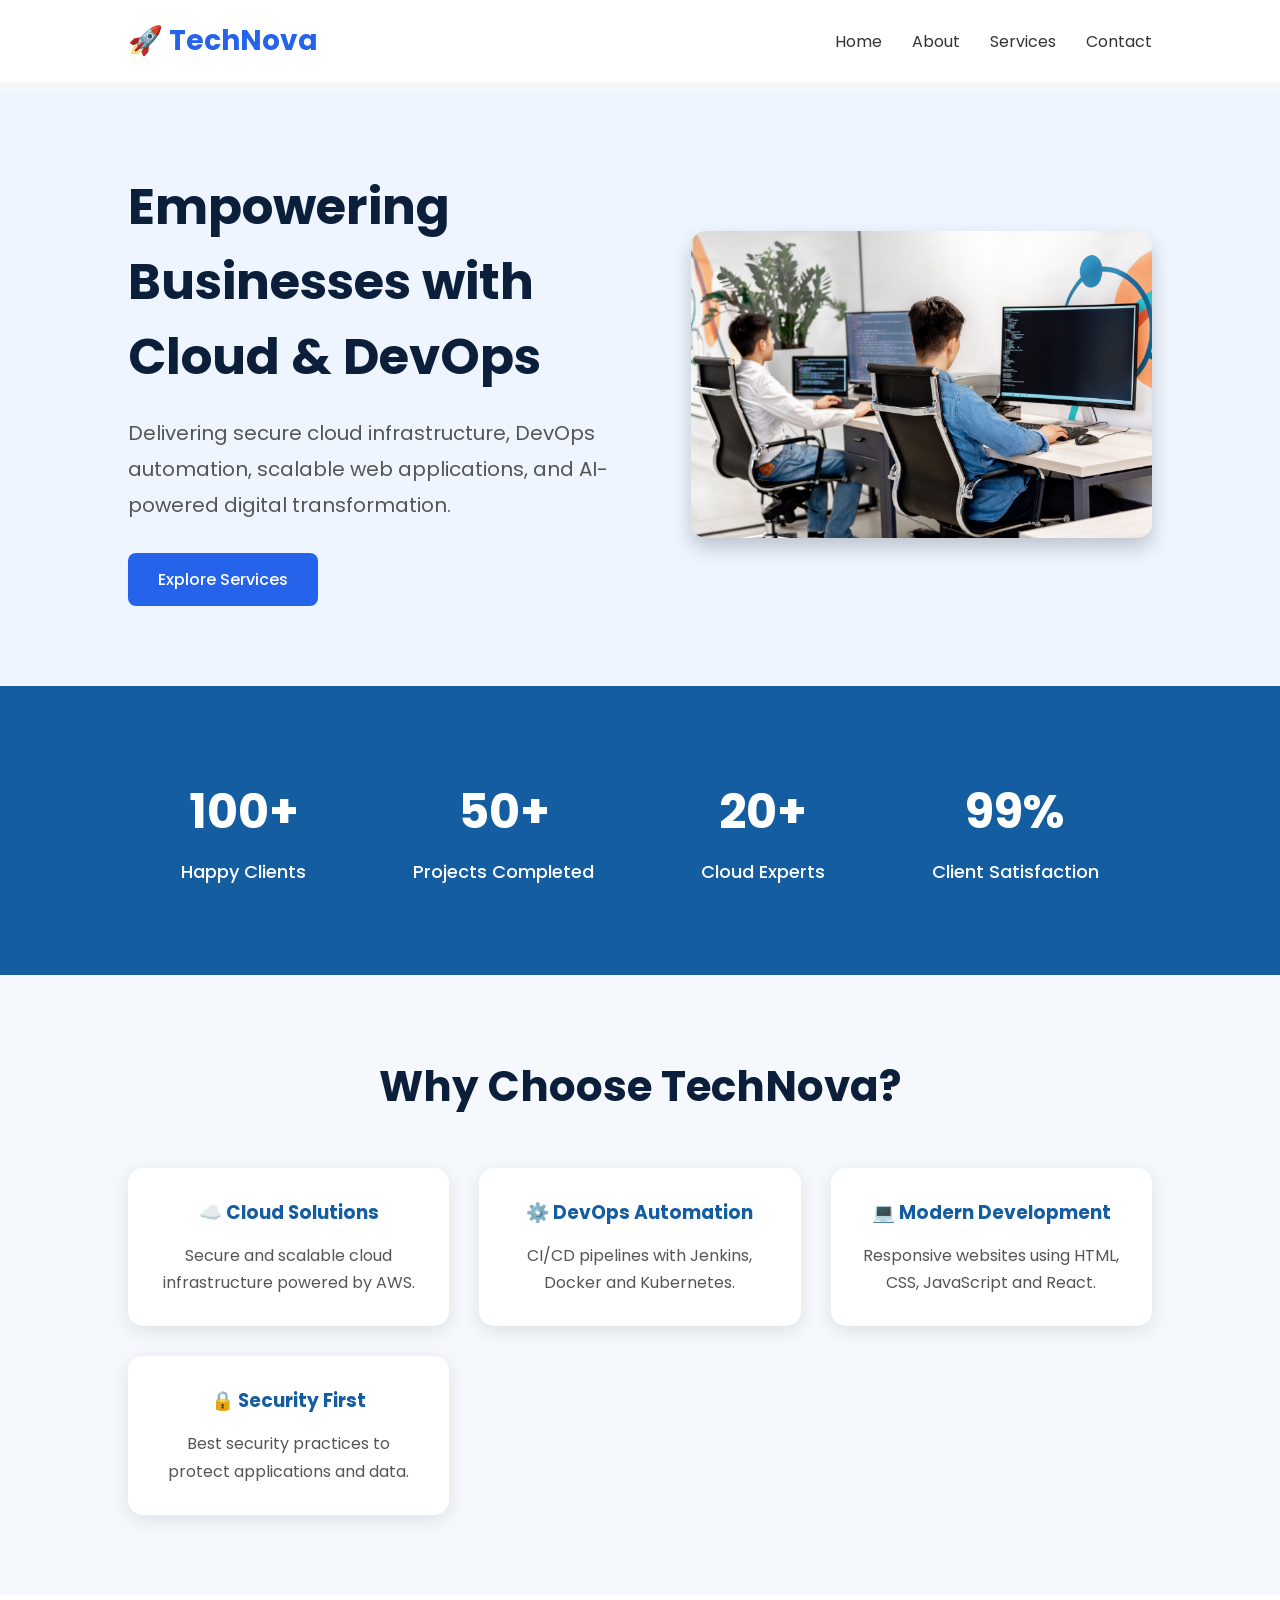
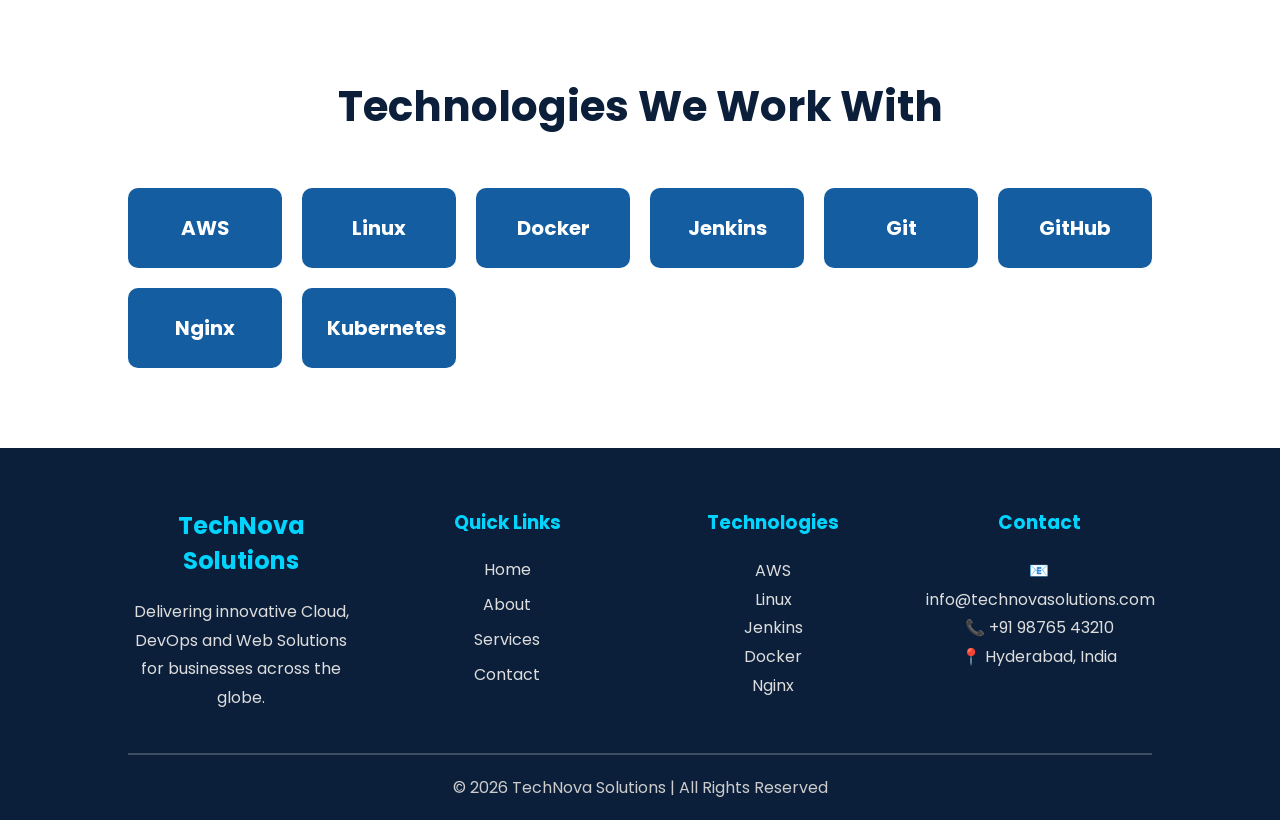
<file: index.html>
<!DOCTYPE html>
<html lang="en">

<head>
    <meta charset="UTF-8">
    <meta name="viewport" content="width=device-width, initial-scale=1.0">
    <title>TechNova Solutions</title>

    <link rel="stylesheet" href="style.css">

    <link href="https://fonts.googleapis.com/css2?family=Poppins:wght@300;400;500;600;700&display=swap"
        rel="stylesheet">
</head>

<body>

    <!-- Header Starts -->

    <header>
<nav class="navbar" id="navbar">

    <div class="logo">
        🚀 TechNova
    </div>

    <ul class="nav-links">
        <li><a href="#home">Home</a></li>
        <li><a href="about.html">About</a></li>
        <li><a href="services.html">Services</a></li>
        <li><a href="contact.html">Contact</a></li>
    </ul>

</nav>
    </header>

    <!-- Hero Section -->

   <section class="hero" id="home">

    <div class="hero-text">

        <h1>
            Empowering Businesses with Cloud & DevOps
        </h1>

        <p>
            Delivering secure cloud infrastructure,
            DevOps automation,
            scalable web applications,
            and AI-powered digital transformation.
        </p>

        <a href="services.html" class="btn">
            Explore Services
        </a>

    </div>


    <div class="hero-image">

        <img src="images/hero.jpg.jpg" alt="Cloud Computing">

    </div>

</section>
<section class="stats">

    <div class="stat-box">

        <h2>100+</h2>

        <p>Happy Clients</p>

    </div>

    <div class="stat-box">

        <h2>50+</h2>

        <p>Projects Completed</p>

    </div>

    <div class="stat-box">

        <h2>20+</h2>

        <p>Cloud Experts</p>

    </div>

    <div class="stat-box">

        <h2>99%</h2>

        <p>Client Satisfaction</p>

    </div>

</section>
<section class="features">

    <h2>Why Choose TechNova?</h2>

    <div class="feature-container">

        <div class="feature-card">

            <h3>☁️ Cloud Solutions</h3>

            <p>
                Secure and scalable cloud infrastructure powered by AWS.
            </p>

        </div>

        <div class="feature-card">

            <h3>⚙️ DevOps Automation</h3>

            <p>
                CI/CD pipelines with Jenkins, Docker and Kubernetes.
            </p>

        </div>

        <div class="feature-card">

            <h3>💻 Modern Development</h3>

            <p>
                Responsive websites using HTML, CSS, JavaScript and React.
            </p>

        </div>

        <div class="feature-card">

            <h3>🔒 Security First</h3>

            <p>
                Best security practices to protect applications and data.
            </p>

        </div>

    </div>

</section>
<section class="technologies">

    <h2>Technologies We Work With</h2>

    <div class="tech-container">

        <div class="tech-card">AWS</div>

        <div class="tech-card">Linux</div>

        <div class="tech-card">Docker</div>

        <div class="tech-card">Jenkins</div>

        <div class="tech-card">Git</div>

        <div class="tech-card">GitHub</div>

        <div class="tech-card">Nginx</div>

        <div class="tech-card">Kubernetes</div>

    </div>

</section>
<footer class="footer">

    <div class="footer-container">

        <div class="footer-box">

            <h2>TechNova Solutions</h2>

            <p>

                Delivering innovative Cloud, DevOps and Web Solutions
                for businesses across the globe.

            </p>

        </div>

        <div class="footer-box">

            <h3>Quick Links</h3>

            <a href="index.html">Home</a>

            <a href="about.html">About</a>

            <a href="services.html">Services</a>

            <a href="contact.html">Contact</a>

        </div>

        <div class="footer-box">

            <h3>Technologies</h3>

            <p>AWS</p>

            <p>Linux</p>

            <p>Jenkins</p>

            <p>Docker</p>

            <p>Nginx</p>

        </div>

        <div class="footer-box">

            <h3>Contact</h3>

            <p>📧 info@technovasolutions.com</p>

            <p>📞 +91 98765 43210</p>

            <p>📍 Hyderabad, India</p>

        </div>

    </div>

    <hr>

    <p class="copyright">

        © 2026 TechNova Solutions | All Rights Reserved

    </p>

</footer>
<button id="topBtn">↑</button>
<script src="script.js"></script>

</body>

</html>
</file>
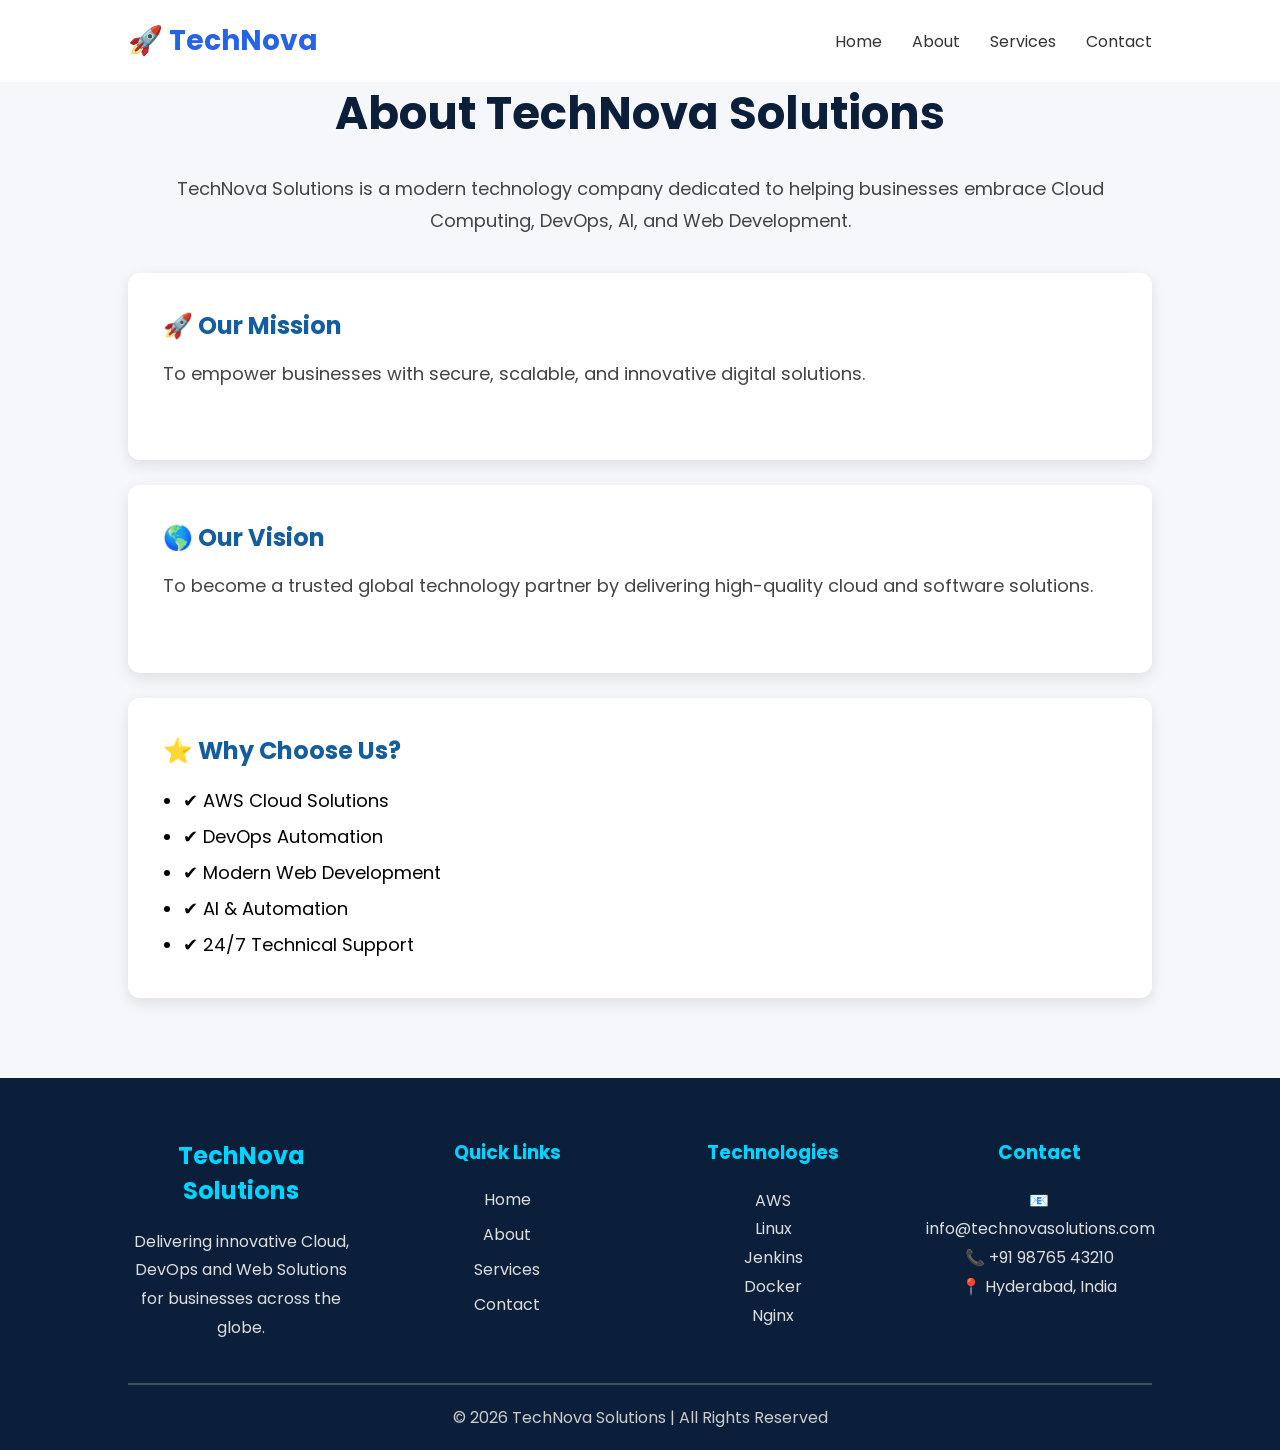
<file: about.html>
<!DOCTYPE html>
<html lang="en">

<head>

    <meta charset="UTF-8">

    <meta name="viewport"
          content="width=device-width, initial-scale=1.0">

    <title>About - TechNova Solutions</title>

    <link rel="stylesheet" href="style.css">

    <link href="https://fonts.googleapis.com/css2?family=Poppins:wght@300;400;500;600;700&display=swap"
        rel="stylesheet">

</head>

<body>

<header>

<nav class="navbar">

<div class="logo">

🚀 TechNova

</div>

<ul class="nav-links">

<li><a href="index.html">Home</a></li>

<li><a href="about.html">About</a></li>

<li><a href="services.html">Services</a></li>

<li><a href="contact.html">Contact</a></li>

</ul>

</nav>

</header>

<section class="about">

<div class="about-content">

<h1>About TechNova Solutions</h1>

<p>
TechNova Solutions is a modern technology company dedicated
to helping businesses embrace Cloud Computing, DevOps, AI,
and Web Development.
</p>


<div class="about-box">

<h2>🚀 Our Mission</h2>

<p>
To empower businesses with secure, scalable,
and innovative digital solutions.
</p>

</div>


<div class="about-box">

<h2>🌎 Our Vision</h2>

<p>
To become a trusted global technology partner by delivering
high-quality cloud and software solutions.
</p>

</div>


<div class="about-box">

<h2>⭐ Why Choose Us?</h2>

<ul>

<li>✔ AWS Cloud Solutions</li>

<li>✔ DevOps Automation</li>

<li>✔ Modern Web Development</li>

<li>✔ AI & Automation</li>

<li>✔ 24/7 Technical Support</li>

</ul>

</div>


</div>

</section>



<footer class="footer">

    <div class="footer-container">

        <div class="footer-box">

            <h2>TechNova Solutions</h2>

            <p>

                Delivering innovative Cloud, DevOps and Web Solutions
                for businesses across the globe.

            </p>

        </div>

        <div class="footer-box">

            <h3>Quick Links</h3>

            <a href="index.html">Home</a>

            <a href="about.html">About</a>

            <a href="services.html">Services</a>

            <a href="contact.html">Contact</a>

        </div>

        <div class="footer-box">

            <h3>Technologies</h3>

            <p>AWS</p>

            <p>Linux</p>

            <p>Jenkins</p>

            <p>Docker</p>

            <p>Nginx</p>

        </div>

        <div class="footer-box">

            <h3>Contact</h3>

            <p>📧 info@technovasolutions.com</p>

            <p>📞 +91 98765 43210</p>

            <p>📍 Hyderabad, India</p>

        </div>

    </div>

    <hr>

    <p class="copyright">

        © 2026 TechNova Solutions | All Rights Reserved

    </p>

</footer>
<button id="topBtn">↑</button>
<script src="script.js"></script>
</body>

</html>
</file>
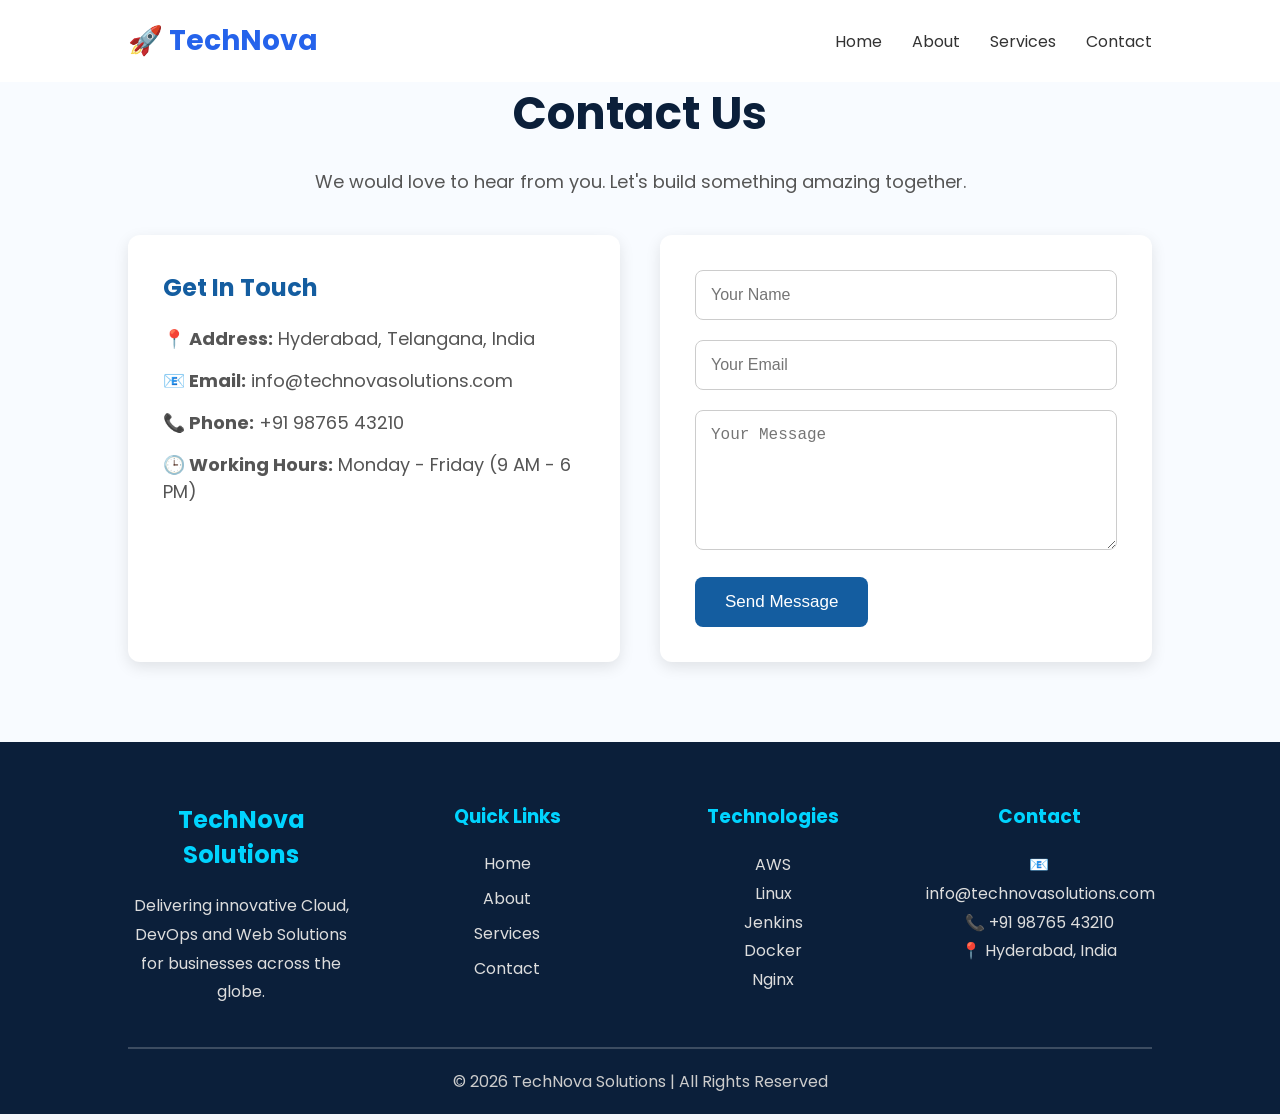
<file: contact.html>
<!DOCTYPE html>
<html lang="en">

<head>

    <meta charset="UTF-8">
    <meta name="viewport" content="width=device-width, initial-scale=1.0">

    <title>Contact | TechNova Solutions</title>

    <link rel="stylesheet" href="style.css">

    <link href="https://fonts.googleapis.com/css2?family=Poppins:wght@300;400;500;600;700&display=swap" rel="stylesheet">

</head>

<body>

<header>

<nav class="navbar">

<div class="logo">

🚀 TechNova

</div>

<ul class="nav-links">

<li><a href="index.html">Home</a></li>

<li><a href="about.html">About</a></li>

<li><a href="services.html">Services</a></li>

<li><a href="contact.html">Contact</a></li>

</ul>

</nav>

</header>

<section class="contact">

<h1>Contact Us</h1>

<p>

We would love to hear from you.
Let's build something amazing together.

</p>

<div class="contact-container">

<div class="contact-info">

<h2>Get In Touch</h2>

<p><strong>📍 Address:</strong> Hyderabad, Telangana, India</p>

<p><strong>📧 Email:</strong> info@technovasolutions.com</p>

<p><strong>📞 Phone:</strong> +91 98765 43210</p>

<p><strong>🕒 Working Hours:</strong> Monday - Friday (9 AM - 6 PM)</p>

</div>

<div class="contact-form">

<form id="contactForm">

<input type="text" id="name" placeholder="Your Name">

<input type="email" id="email" placeholder="Your Email">

<textarea id="message" rows="6" placeholder="Your Message"></textarea>

<button type="submit">Send Message</button>

</form>

</div>

</div>

</section>

<footer class="footer">

    <div class="footer-container">

        <div class="footer-box">

            <h2>TechNova Solutions</h2>

            <p>

                Delivering innovative Cloud, DevOps and Web Solutions
                for businesses across the globe.

            </p>

        </div>

        <div class="footer-box">

            <h3>Quick Links</h3>

            <a href="index.html">Home</a>

            <a href="about.html">About</a>

            <a href="services.html">Services</a>

            <a href="contact.html">Contact</a>

        </div>

        <div class="footer-box">

            <h3>Technologies</h3>

            <p>AWS</p>

            <p>Linux</p>

            <p>Jenkins</p>

            <p>Docker</p>

            <p>Nginx</p>

        </div>

        <div class="footer-box">

            <h3>Contact</h3>

            <p>📧 info@technovasolutions.com</p>

            <p>📞 +91 98765 43210</p>

            <p>📍 Hyderabad, India</p>

        </div>

    </div>

    <hr>

    <p class="copyright">

        © 2026 TechNova Solutions | All Rights Reserved

    </p>

</footer>
<button id="topBtn">↑</button>
<script src="script.js"></script>


</body>

</html>
</file>
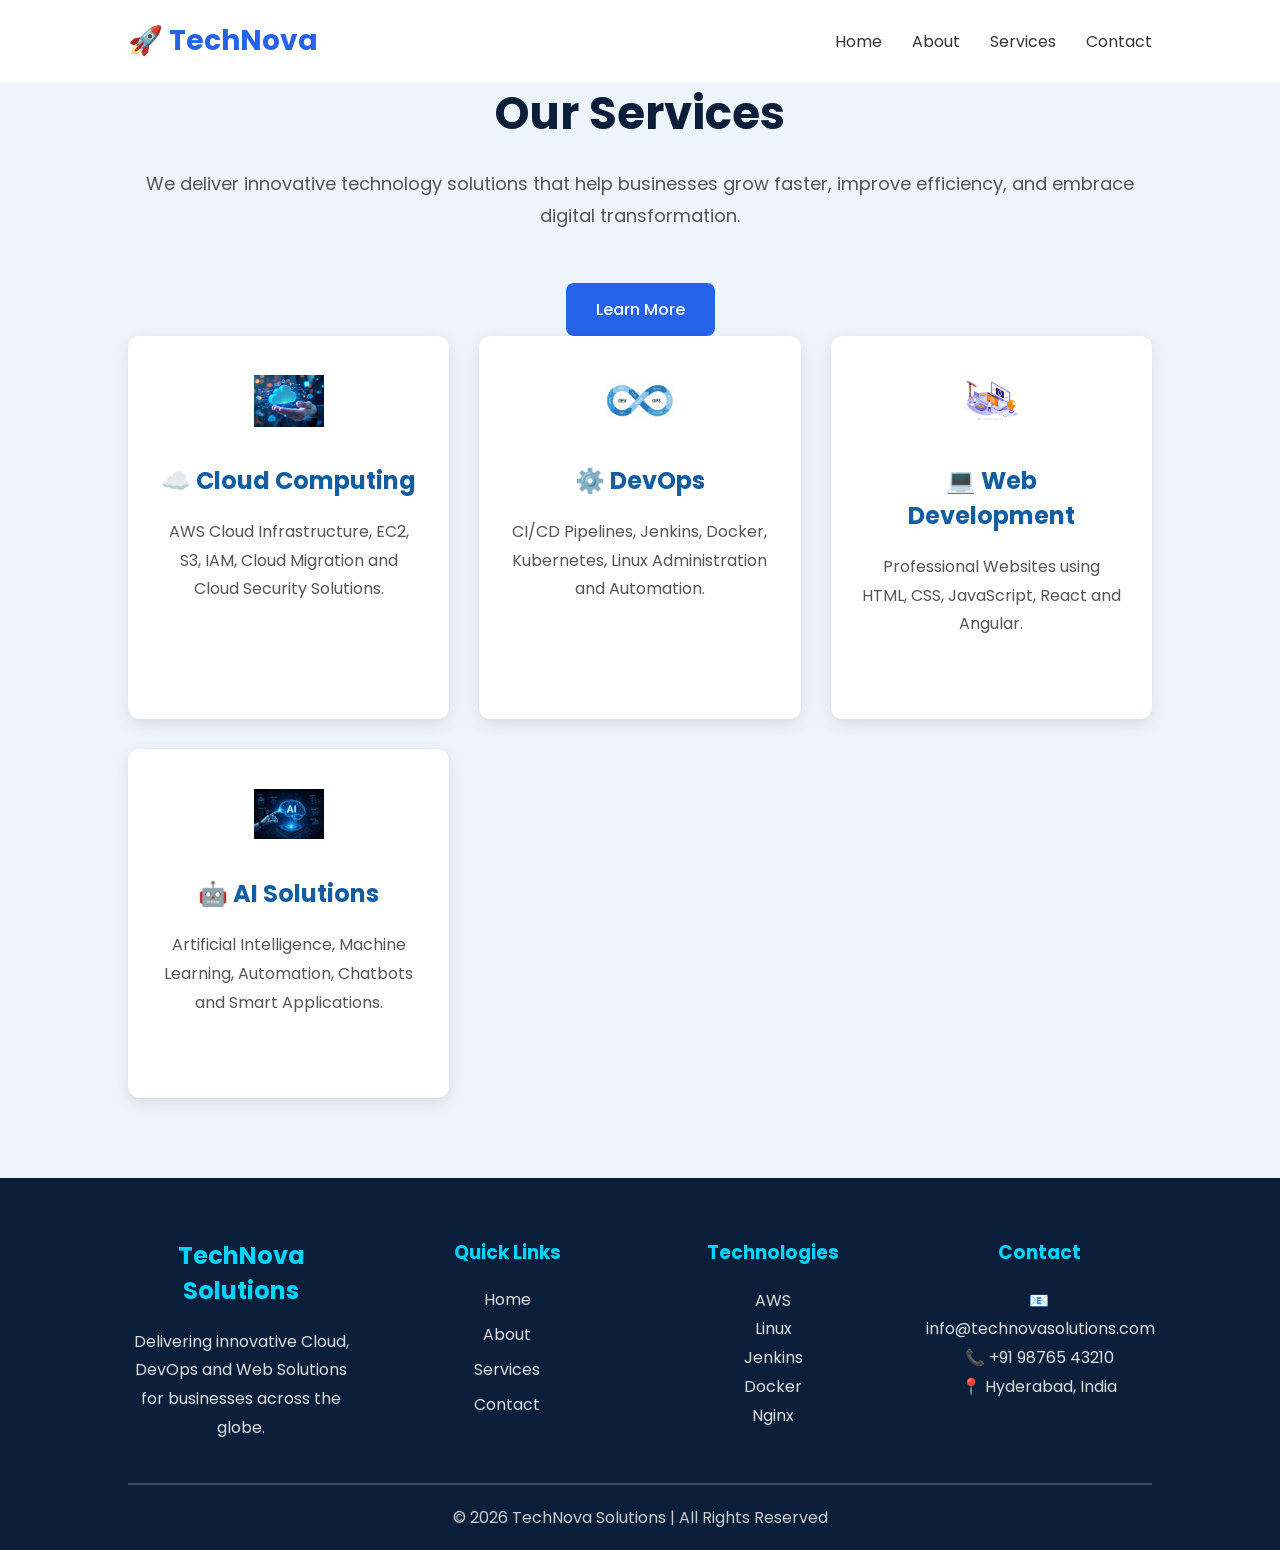
<file: services.html>
<!DOCTYPE html>
<html lang="en">

<head>

    <meta charset="UTF-8">
    <meta name="viewport" content="width=device-width, initial-scale=1.0">

    <title>Services | TechNova Solutions</title>

    <link rel="stylesheet" href="style.css">

    <link href="https://fonts.googleapis.com/css2?family=Poppins:wght@300;400;500;600;700&display=swap" rel="stylesheet">

</head>

<body>

<header>

<nav class="navbar">

<div class="logo">

🚀 TechNova

</div>

<ul class="nav-links">

<li><a href="index.html">Home</a></li>

<li><a href="about.html">About</a></li>

<li><a href="services.html">Services</a></li>

<li><a href="contact.html">Contact</a></li>

</ul>

</nav>

</header>

<section class="services">

<h1>Our Services</h1>

<p>

We deliver innovative technology solutions that help businesses
grow faster, improve efficiency, and embrace digital transformation.

</p>
<a href="contact.html" class="btn">
Learn More
</a>

<div class="service-container">

<div class="service-card">
<img src="images/cloud.jpeg" alt="Cloud Computing">

<h2>☁️ Cloud Computing</h2>

<p>

AWS Cloud Infrastructure, EC2, S3, IAM,
Cloud Migration and Cloud Security Solutions.

</p>

</div>

<div class="service-card">
<img src="images/dev.jpg" alt="DevOps">

<h2>⚙️ DevOps</h2>

<p>

CI/CD Pipelines, Jenkins,
Docker, Kubernetes,
Linux Administration and Automation.

</p>

</div>

<div class="service-card">
<img src="images/web.webp" alt="Web Development">

<h2>💻 Web Development</h2>

<p>

Professional Websites using
HTML, CSS,
JavaScript,
React and Angular.

</p>

</div>

<div class="service-card">
<img src="images/ai.webp" alt="AI Solutions">

<h2>🤖 AI Solutions</h2>

<p>

Artificial Intelligence,
Machine Learning,
Automation,
Chatbots and Smart Applications.

</p>

</div>

</div>

</section>

<footer class="footer">

    <div class="footer-container">

        <div class="footer-box">

            <h2>TechNova Solutions</h2>

            <p>

                Delivering innovative Cloud, DevOps and Web Solutions
                for businesses across the globe.

            </p>

        </div>

        <div class="footer-box">

            <h3>Quick Links</h3>

            <a href="index.html">Home</a>

            <a href="about.html">About</a>

            <a href="services.html">Services</a>

            <a href="contact.html">Contact</a>

        </div>

        <div class="footer-box">

            <h3>Technologies</h3>

            <p>AWS</p>

            <p>Linux</p>

            <p>Jenkins</p>

            <p>Docker</p>

            <p>Nginx</p>

        </div>

        <div class="footer-box">

            <h3>Contact</h3>

            <p>📧 info@technovasolutions.com</p>

            <p>📞 +91 98765 43210</p>

            <p>📍 Hyderabad, India</p>

        </div>

    </div>

    <hr>

    <p class="copyright">

        © 2026 TechNova Solutions | All Rights Reserved

    </p>

</footer>
<button id="topBtn">↑</button>
<script src="script.js"></script>

</body>

</html>
</file>
<file: style.css>
html{
    scroll-behavior: smooth;
}


/* Reset */

* {
    margin: 0;
    padding: 0;
    box-sizing: border-box;
}

/* Body */

body {

    font-family: 'Poppins', sans-serif;
    background: #f5f7fa;

}

/* Navbar */

.navbar {

    display:flex;
    justify-content:space-between;
    align-items:center;
    padding:20px 10%;
    background:white;

    position:fixed;
    top:0;
    left:0;
    width:100%;

    z-index:1000;

    transition:0.3s;

}


.logo {
    font-size: 28px;
    font-weight: bold;
    color: #2563eb;
}


.nav-links {
    display: flex;
    list-style: none;
    gap: 30px;
}


.nav-links a {
    text-decoration: none;
    color: #333;
    font-size: 16px;
    transition: 0.3s;
}


.nav-links a:hover {
    color: #2563eb;
}

/* Hero */

.hero{

display:flex;

justify-content:space-between;

margin-top:90px;

align-items:center;

padding:80px 10%;

background:#eef5ff;

}

.hero-text{

width:50%;

}

.hero-text h1{

font-size:50px;

color:#0b1f3a;

margin-bottom:20px;

}

.hero-text p{

font-size:20px;

line-height:1.8;

color:#555;

margin-bottom:30px;

}

.hero-image{

width:45%;

}

.hero-image img{

width:100%;

border-radius:15px;

box-shadow:0 10px 20px rgba(0,0,0,.2);

}

/* About Page */

/* ===========================
   ABOUT PAGE V2
=========================== */


/* About Page */

.about{

padding:80px 10%;

background:#f5f7fa;

text-align:center;

}

.about h1{

font-size:45px;

color:#0b1f3a;

margin-bottom:25px;

}

.about p{

font-size:18px;

line-height:1.8;

color:#444;

margin-bottom:35px;

}

.about-box{

background:white;

padding:35px;

margin-top:25px;

border-radius:12px;

box-shadow:0px 5px 15px rgba(0,0,0,0.1);

text-align:left;

}

.about-box h2{

color:#145da0;

margin-bottom:15px;

}

.about-box ul{

margin-left:20px;

line-height:2;

font-size:18px;

}



/* ===========================
   SERVICES PAGE
=========================== */

.services{

padding:80px 10%;

background:#eef4fb;

text-align:center;

}

.services h1{

font-size:45px;

color:#0b1f3a;

margin-bottom:20px;

}

.services p{

font-size:18px;

color:#555;

line-height:1.8;

margin-bottom:50px;

}

.service-container{

display:grid;

grid-template-columns:repeat(auto-fit,minmax(280px,1fr));

gap:30px;

}

.service-card{

background:white;

padding:30px;

border-radius:12px;

box-shadow:0 5px 15px rgba(0,0,0,.1);

transition:.3s;

}

.service-card:hover{

transform:translateY(-10px);
box-shadow:0 15px 30px rgba(0,0,0,0.15);

}

.service-card h2{

color:#145da0;
font-size:24px;
margin-bottom:20px;

}

.service-card p{

font-size:16px;

line-height:1.8;

color:#555;

}
.service-card .btn{

display:inline-block;
margin-top:20px;
padding:10px 25px;
background:#2563eb;
color:white;
text-decoration:none;
border-radius:8px;

}


.service-card .btn:hover{

background:#0b1f3a;

}

.service-card img{

    width:70px;
    height:70px;
    object-fit:contain;
    margin-bottom:20px;

}
/* ===========================
   CONTACT PAGE
=========================== */

.contact{

padding:80px 10%;

background:#f8fbff;

}

.contact h1{

text-align:center;

font-size:45px;

color:#0b1f3a;

margin-bottom:20px;

}

.contact p{

text-align:center;

font-size:18px;

color:#555;

margin-bottom:40px;

}

.contact-container{

display:grid;

grid-template-columns:1fr 1fr;

gap:40px;

}

.contact-info{

background:white;

padding:35px;

border-radius:12px;

box-shadow:0 5px 15px rgba(0,0,0,.1);

}

.contact-info h2{

margin-bottom:20px;

color:#145da0;

}

.contact-info p{

text-align:left;

margin:15px 0;

}

.contact-form{

background:white;

padding:35px;

border-radius:12px;

box-shadow:0 5px 15px rgba(0,0,0,.1);

}

.contact-info:hover,
.contact-form:hover{

transform:translateY(-5px);
transition:0.3s;

}

.contact-form input,

.contact-form textarea{

width:100%;

padding:15px;

margin-bottom:20px;

border:1px solid #ccc;

border-radius:8px;

font-size:16px;

}

.contact-form button{

background:#145da0;

color:white;

padding:15px 30px;

border:none;

border-radius:8px;

cursor:pointer;

font-size:17px;

transition:.3s;

}

.contact-form button:hover{

background:#0b1f3a;
transform:translateY(-3px);

}

@media(max-width:768px){

.contact-container{

grid-template-columns:1fr;

}

}

footer{

background:#0b1f3a;
color:white;
text-align:center;
padding:20px;

}

.btn {

    display:inline-block;
    padding:14px 30px;
    background:#2563eb;
    color:white;
    text-decoration:none;
    border-radius:8px;
    font-weight:500;
    transition:0.3s;

}


.btn:hover {

    background:#1d4ed8;

}

/* ===========================
   BACK TO TOP BUTTON
=========================== */

#topBtn{

position:fixed;

bottom:30px;

right:30px;

display:none;

background:#145da0;

color:white;

border:none;

padding:15px 18px;

border-radius:50%;

font-size:22px;

cursor:pointer;

box-shadow:0 5px 15px rgba(0,0,0,.3);

transition:.3s;

}

#topBtn:hover{

background:#0b1f3a;

}

/* Sticky Navbar */

.sticky{

position:fixed;

top:0;

left:0;

width:100%;

z-index:1000;

box-shadow:0 5px 15px rgba(0,0,0,.2);

}

/* ===========================
   Statistics Section
=========================== */

.stats{

display:flex;

justify-content:space-around;

align-items:center;

padding:70px 10%;

background:#145da0;

color:white;

flex-wrap:wrap;

}

.stat-box{

text-align:center;

margin:20px;

}

.stat-box h2{

font-size:48px;

margin-bottom:10px;

}

.stat-box p{

font-size:18px;

font-weight:500;

}
/* ===========================
   FEATURES SECTION
=========================== */

.features{

padding:80px 10%;

background:#f5f8fc;

text-align:center;

}

.features h2{

font-size:42px;

color:#0b1f3a;

margin-bottom:50px;

}

.feature-container{

display:grid;

grid-template-columns:repeat(auto-fit,minmax(250px,1fr));

gap:30px;

}

.feature-card{

background:white;

padding:30px;

border-radius:15px;

box-shadow:0 5px 20px rgba(0,0,0,.1);

transition:.3s;

}

.feature-card:hover{

transform:translateY(-10px);

box-shadow:0 12px 30px rgba(0,0,0,.2);

}

.feature-card h3{

color:#145da0;

margin-bottom:15px;

}

.feature-card p{

color:#555;

line-height:1.7;

}
/* ===========================
   TECHNOLOGIES
=========================== */

.technologies{

padding:80px 10%;

background:white;

text-align:center;

}

.technologies h2{

font-size:42px;

color:#0b1f3a;

margin-bottom:50px;

}

.tech-container{

display:grid;

grid-template-columns:repeat(auto-fit,minmax(150px,1fr));

gap:20px;

}

.tech-card{

background:#145da0;

color:white;

padding:25px;

border-radius:10px;

font-size:20px;

font-weight:bold;

transition:.3s;

}

.tech-card:hover{

background:#0b1f3a;

transform:scale(1.05);

}
/* ===========================
   FOOTER
=========================== */

.footer{

background:#0b1f3a;

color:white;

padding:60px 10% 20px;

}

.footer-container{

display:grid;

grid-template-columns:repeat(auto-fit,minmax(220px,1fr));

gap:40px;

}

.footer-box h2,
.footer-box h3{

margin-bottom:20px;

color:#00d4ff;

}

.footer-box p{

line-height:1.8;

color:#ddd;

}

.footer-box a{

display:block;

text-decoration:none;

color:#ddd;

margin-bottom:10px;

transition:.3s;

}

.footer-box a:hover{

color:#00d4ff;

}

.footer hr{

margin:40px 0 20px;

border:.5px solid rgba(255,255,255,.2);

}

.copyright{

text-align:center;

color:#ccc;

}
</file>
